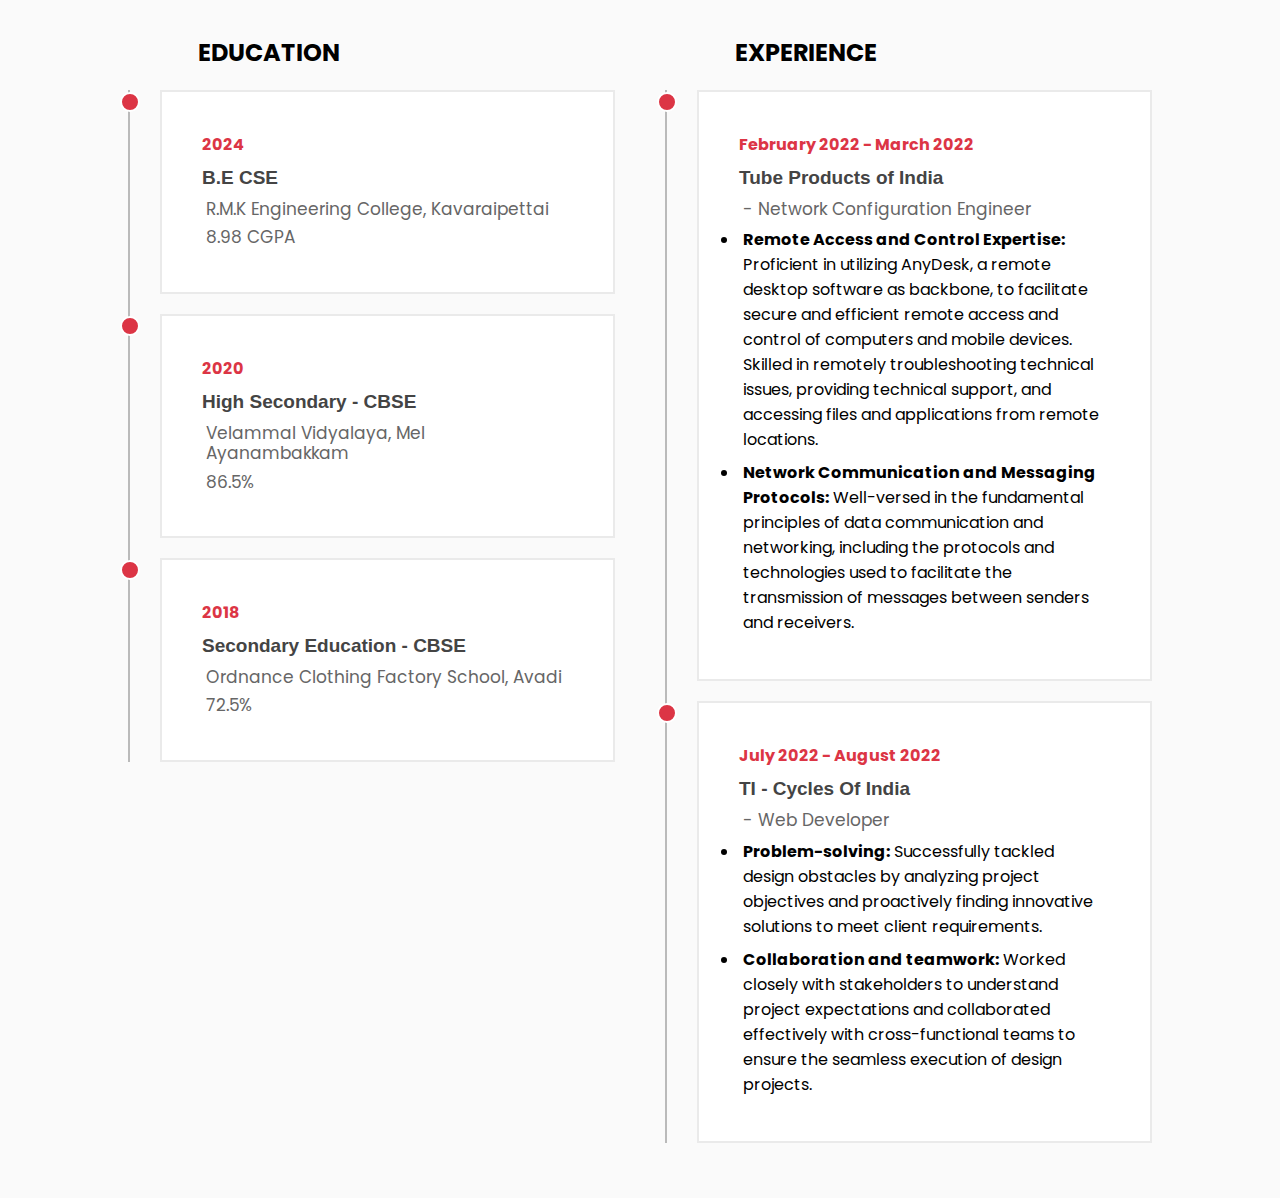
<file: Project-Files/Resume.html>
<!DOCTYPE html>
<html>
<head>
	<!-- ******* Link To The Style Sheet ******* -->
	<link rel="stylesheet" type="text/css" href="style.css">
	
	<meta name="viewport" content="width=device-width, initial-scale=1.0">
	<title>Resume</title>
</head>
<body>
<div class="container">
	
	<main class="row">
		
		<!--   *******  Education Section Starts  *******   -->

		<section class="col">
			
			<header class="title">
				<h2>EDUCATION</h2>
			</header>

			<div class="contents">
				
				<div class="box">
					<h4>2024</h4>
					<h3>B.E CSE</h3>
					<p>R.M.K Engineering College, Kavaraipettai</p>
					<p>8.98 CGPA</p>
				</div>

				<div class="box">
					<h4>2020</h4>
					<h3>High Secondary - CBSE</h3>
					<p>Velammal Vidyalaya, Mel Ayanambakkam</p>
					<p>86.5%</p>
				</div>

				<div class="box">
					<h4>2018</h4>
					<h3>Secondary Education - CBSE</h3>
					<p>Ordnance Clothing Factory School, Avadi</p>
					<p>72.5%</p>
				</div>

			</div>
		</section>

		<!--   *******  Education Section Ends  *******   -->

		<!--   *******  Experience Section Starts  *******  -->

		<section class="col">
			
			<header class="title">
				<h2>EXPERIENCE</h2>
			</header>

			<div class="contents">
				
				<div class="box">
					<h4>February 2022 - March 2022</h4>
					<h3>Tube Products of India</h3>
					<p>- Network Configuration Engineer</p>
					<ul>
						<li><strong>Remote Access and Control Expertise:</strong> Proficient in utilizing AnyDesk, a remote desktop software as backbone, to
							facilitate secure and efficient remote access and control of computers and mobile devices. Skilled in remotely
							troubleshooting technical issues, providing technical support, and accessing files and applications from remote locations.
						</li>
						<li> <strong>Network Communication and Messaging Protocols:</strong> Well-versed in the fundamental principles of data
							communication and networking, including the protocols and technologies used to facilitate the transmission of messages
							between senders and receivers.
						</li>
					</ul>
				</div>

				<div class="box">
					<h4>July 2022 - August 2022</h4>
					<h3>TI - Cycles Of India</h3>
					<p>- Web Developer</p>
					<ul>
						<li>
							<strong>Problem-solving:</strong> Successfully tackled design obstacles by analyzing project objectives and proactively finding
innovative solutions to meet client requirements.
						</li>
						<li>
							<strong>Collaboration and teamwork:</strong> Worked closely with stakeholders to understand project expectations and collaborated
effectively with cross-functional teams to ensure the seamless execution of design projects.
						</li>
					</ul>
				</div>

			</div>
		</section>

		<!--   *******  Experience Section Ends   *******  -->
	</main>
</div>
</body>
</html>
</file>
<file: Project-Files/style.css>
@import url('https://fonts.googleapis.com/css2?family=Poppins&display=swap');
@import url('https://fonts.googleapis.com/css2?family=Poppins&family=Single+Day&display=swap');

*{
	margin: 0;
	padding: 0;
	box-sizing: border-box;
	font-family: 'Poppins', sans-serif;

}
body{
	
	width: 100%;
	min-height: 100vh;
	background-color: #fafafa;
	display: flex;
	justify-content: center;
	align-items: center;

}
.container{
	width: 100%;
	padding: 35px 10%;
}
.container{
	padding-right: calc(10% - 30px);
}
main.row{
	display: grid;
	grid-template-columns: 1fr 1fr;
	grid-column-gap: 20px;
}
.col header.title{
	font-family: helvetica;
	color: black;
	padding : 0px 0px 20px 70px;
}
.col .contents{
	padding: 0px 30px;
	border-left: 2px solid #bababa;
}
.col .contents .box{
	position: relative;
	padding: 40px;
	border: 2px solid #eaeaea;
	background-color: #ffffff;
	cursor: pointer;
	transition: all 0.2s;
	margin-bottom: 20px;
}
.col .contents .box:hover{
	box-shadow: 0px 3px 12px 0px #ccc;
	border: 1px solid transparent;
}
.col .contents .box::before{
	content: '';
	position: absolute;
	width: 16px;
	height: 16px;
	border-radius: 50%;
	right: calc(100% + 22px);
	top: 0;
	background-color: #dc3545;
	border: 2px solid white;
}
.box h4{
	position: relative;
	color: #dc3545;
}
.box h3{
	font-size: 19px;
	padding: 10px 0px 6px;
	font-family: helvetica;
	color: #444;
}
.box p{
	line-height: 1.2;
	color: #666;
	font-size: 17px;
}
@media(max-width: 768px){
	main.row{
		grid-template-columns: 1fr;
	}
	.row .col:nth-child(2){
		margin-top: 30px;
	}
}

li {
	padding : 4px;
}

p{
	padding : 4px;
}
</file>
